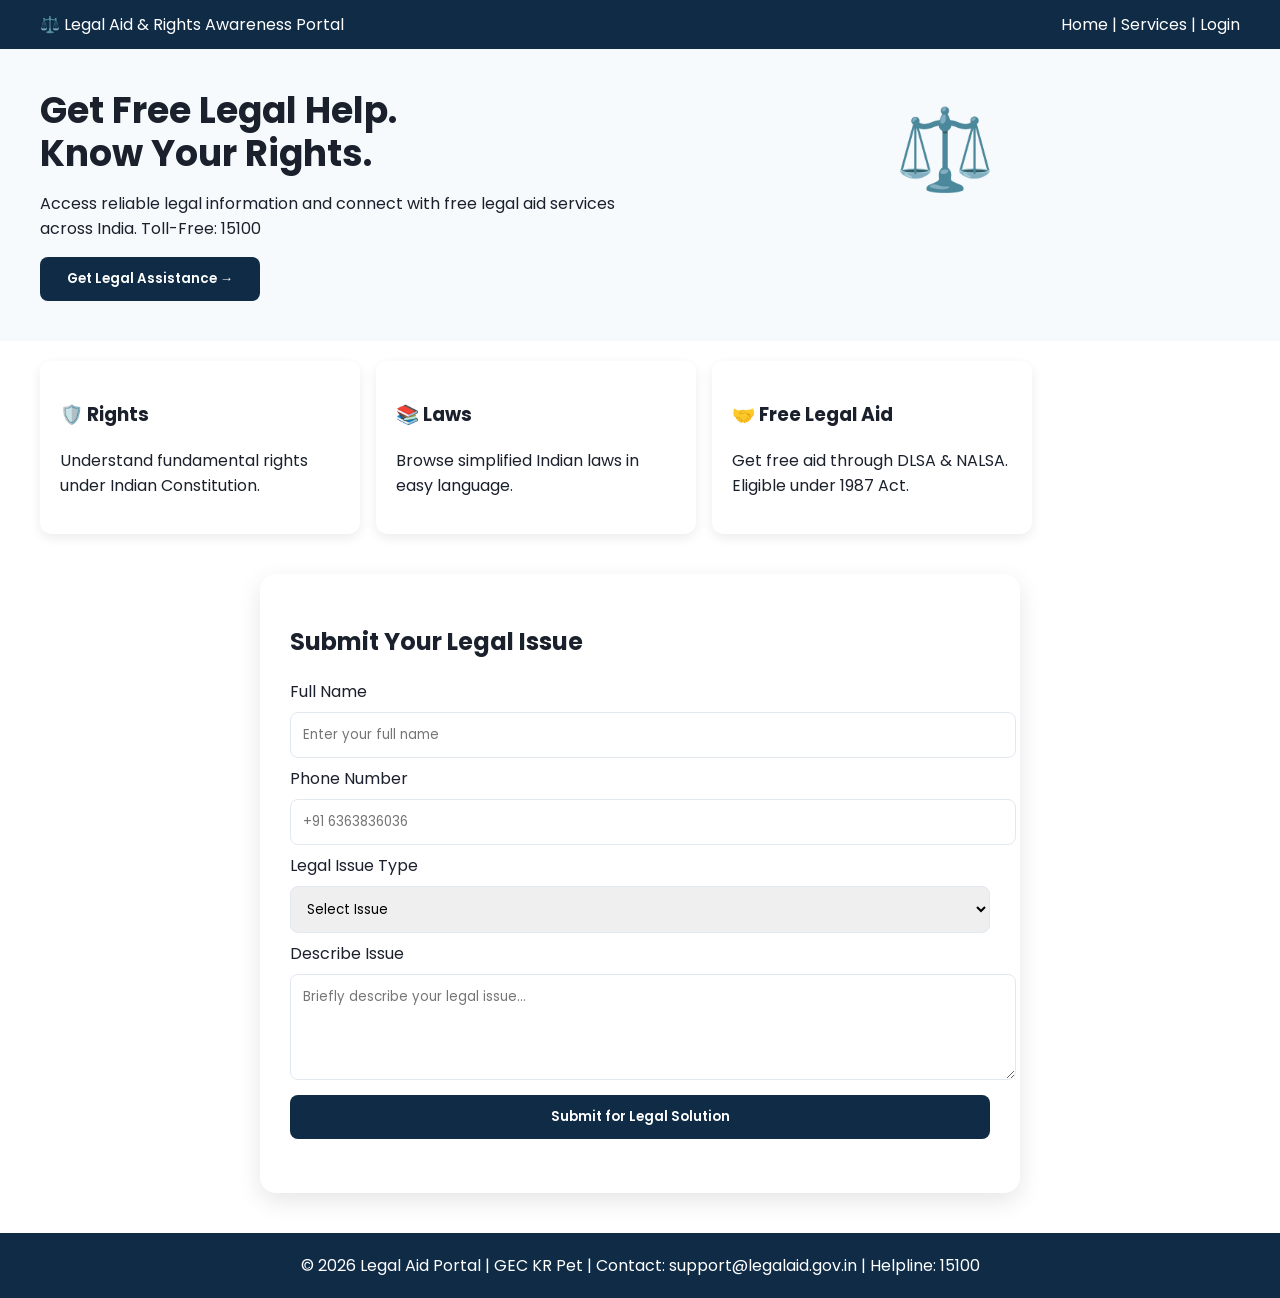
<file: templates/index.html>
<!DOCTYPE html>
<html>
<head>
<title>Legal Aid & Rights Awareness Portal</title>
<meta name="viewport" content="width=device-width, initial-scale=1">
<link href="https://fonts.googleapis.com/css2?family=Poppins:wght@400;600&display=swap" rel="stylesheet">
<style>
  *{font-family:'Poppins',sans-serif}
  body{margin:0;background:#ffffff;color:#1a202c}
  header{background:#0f2b46;color:white;padding:12px 40px;display:flex;justify-content:space-between;align-items:center}
  header.logo{font-weight:700;font-size:18px}
 .hero{padding:40px;background:#f7fafc;display:flex;gap:20px;flex-wrap:wrap}
 .hero h1{font-size:36px;line-height:1.2;margin:0}
 .card-row{display:flex;gap:16px;padding:20px 40px;flex-wrap:wrap}
 .card{background:white;border-radius:12px;box-shadow:0 4px 12px rgba(0,0,0,0.08);padding:20px;width:280px}
 .form-wrap{max-width:700px;margin:20px auto;background:white;padding:30px;border-radius:16px;box-shadow:0 8px 24px rgba(0,0,0,0.1)}
  input,select,textarea{width:100%;padding:12px;margin:8px 0;border:1.5px solid #e2e8f0;border-radius:8px}
  input:focus,select:focus{border-color:#2b6cb0;outline:none}
  button{background:#0f2b46;color:white;padding:12px 20px;border:none;border-radius:8px;width:100%;font-weight:600;cursor:pointer}
  button:hover{background:#1a4a7a}
  #solutionBox{margin-top:24px}
 .sol-box{background:#f0fff4;border:2px solid #38a169;border-radius:12px;padding:20px}
  footer{background:#0f2b46;color:white;padding:20px 40px;margin-top:40px;text-align:center}
</style>
</head>
<body>
<header>
  <div class="logo">⚖️ Legal Aid & Rights Awareness Portal</div>
  <div>Home | Services | Login</div>
</header>

<div class="hero">
  <div style="flex:1">
    <h1>Get Free Legal Help.<br>Know Your Rights.</h1>
    <p>Access reliable legal information and connect with free legal aid services across India. Toll-Free: 15100</p>
    <button style="width:220px">Get Legal Assistance →</button>
  </div>
  <div style="flex:1;text-align:center;font-size:80px">⚖️</div>
</div>

<div class="card-row">
  <div class="card"><h3>🛡️ Rights</h3><p>Understand fundamental rights under Indian Constitution.</p></div>
  <div class="card"><h3>📚 Laws</h3><p>Browse simplified Indian laws in easy language.</p></div>
  <div class="card"><h3>🤝 Free Legal Aid</h3><p>Get free aid through DLSA & NALSA. Eligible under 1987 Act.</p></div>
</div>

<div class="form-wrap">
  <h2>Submit Your Legal Issue</h2>
  <form onsubmit="handleSubmit(event)" id="legalForm">
    <label>Full Name</label>
    <input type="text" required placeholder="Enter your full name">
    <label>Phone Number</label>
    <input type="tel" required placeholder="+91 6363836036">
    <label>Legal Issue Type</label>
    <select id="legalIssue" required>
      <option value="">Select Issue</option>
      <option>Consumer Issue</option>
      <option>Cyber Crime</option>
      <option>Family Law / Domestic Violence</option>
      <option>Property Dispute</option>
      <option>Labour / Employment Issue</option>
      <option>Other</option>
    </select>
    <label>Describe Issue</label>
    <textarea rows="4" placeholder="Briefly describe your legal issue..."></textarea>
    <button type="submit">Submit for Legal Solution</button>
  </form>
  <div id="solutionBox"></div>
</div>

<footer>© 2026 Legal Aid Portal | GEC KR Pet | Contact: support@legalaid.gov.in | Helpline: 15100</footer>

<script>
const solutions = {
  "Consumer Issue": "Under Consumer Protection Act 2019, you can file complaint within 2 years. Call NCH 1915. File at consumerhelpline.gov.in. You are eligible for refund + compensation. Keep bill/invoice. DCDRC will resolve in 45 days. Contact KSLSA 080-22111718 for free lawyer if income <3L.",
  "Cyber Crime": "EMERGENCY: Call 1930 within 2 hours - money can be blocked. File at cybercrime.gov.in. Under IT Act 2000 Sec 43/66, bank must refund if reported quickly. Block SIM/cards. Keep screenshots. Visit nearest Cyber Police. NALSA Helpline 15100 gives free aid.",
  "Family Law / Domestic Violence": "Under DV Act 2005, you get Protection Order + Residence Right. Call Women Helpline 181. You are eligible for FREE lawyer from DLSA if income <3Lakhs (Sec 12, LSA Act). File at Mahila Court. For child, call 1098. DLSA Bangalore: 080-22211824.",
  "Property Dispute": "Check RTC, EC, Mutation at Kaveri Online. Send legal notice via DLSA lawyer free. Under CPC, file civil suit at District Court. You can get free legal advice under Legal Services Authority Act 1987. Keep 12 years possession proof. Contact KSLSA.",
  "Labour / Employment Issue": "Under Minimum Wages Act & Industrial Disputes Act, file at Labour Dept. Call Shram Suvidha 1800-425-2667. You can claim unpaid salary + PF. DLSA provides free labour lawyer. Keep appointment letter, salary slips.",
  "Other": "Your application registered under NALSA LSAMS. You are eligible for free legal aid under Section 12 of Legal Services Authorities Act 1987 if SC/ST/Women/income<3L. Our advocate will call in 24 hrs. Toll-Free 15100. Keep Aadhaar, Income Certificate."
};

function handleSubmit(e){
  e.preventDefault();
  let issue = document.getElementById('legalIssue').value;
  let solText = solutions[issue] || solutions['Other'];
  let refId = 'LA2026-' + Math.floor(100000 + Math.random()*900000);
  document.getElementById('solutionBox').innerHTML = `
    <div class="sol-box">
      <h3 style="color:#22543d;margin-top:0">✅ Legal Solution Provided — Eligible for Free Legal Aid</h3>
      <p><b>Your Issue:</b> ${issue}</p>
      <p><b>Reference ID:</b> ${refId} | <b>Date:</b> ${new Date().toLocaleString()}</p>
      <hr>
      <p><b>Applicable Law & Solution:</b><br>${solText}</p>
      <p><b>Next Steps:</b><br>1. Approach your District Legal Services Authority (DLSA) at District Court<br>2. Services include free legal advice, document drafting, court representation at NO COST<br>3. Contact NALSA Helpline 15100 or email support@legalaid.gov.in</p>
      <button onclick="location.reload()" style="background:#38a169;margin-top:10px">Submit Another Issue</button>
    </div>
  `;
  document.getElementById('solutionBox').scrollIntoView({behavior:'smooth'});
}
</script>
</body>
</html>
</file>
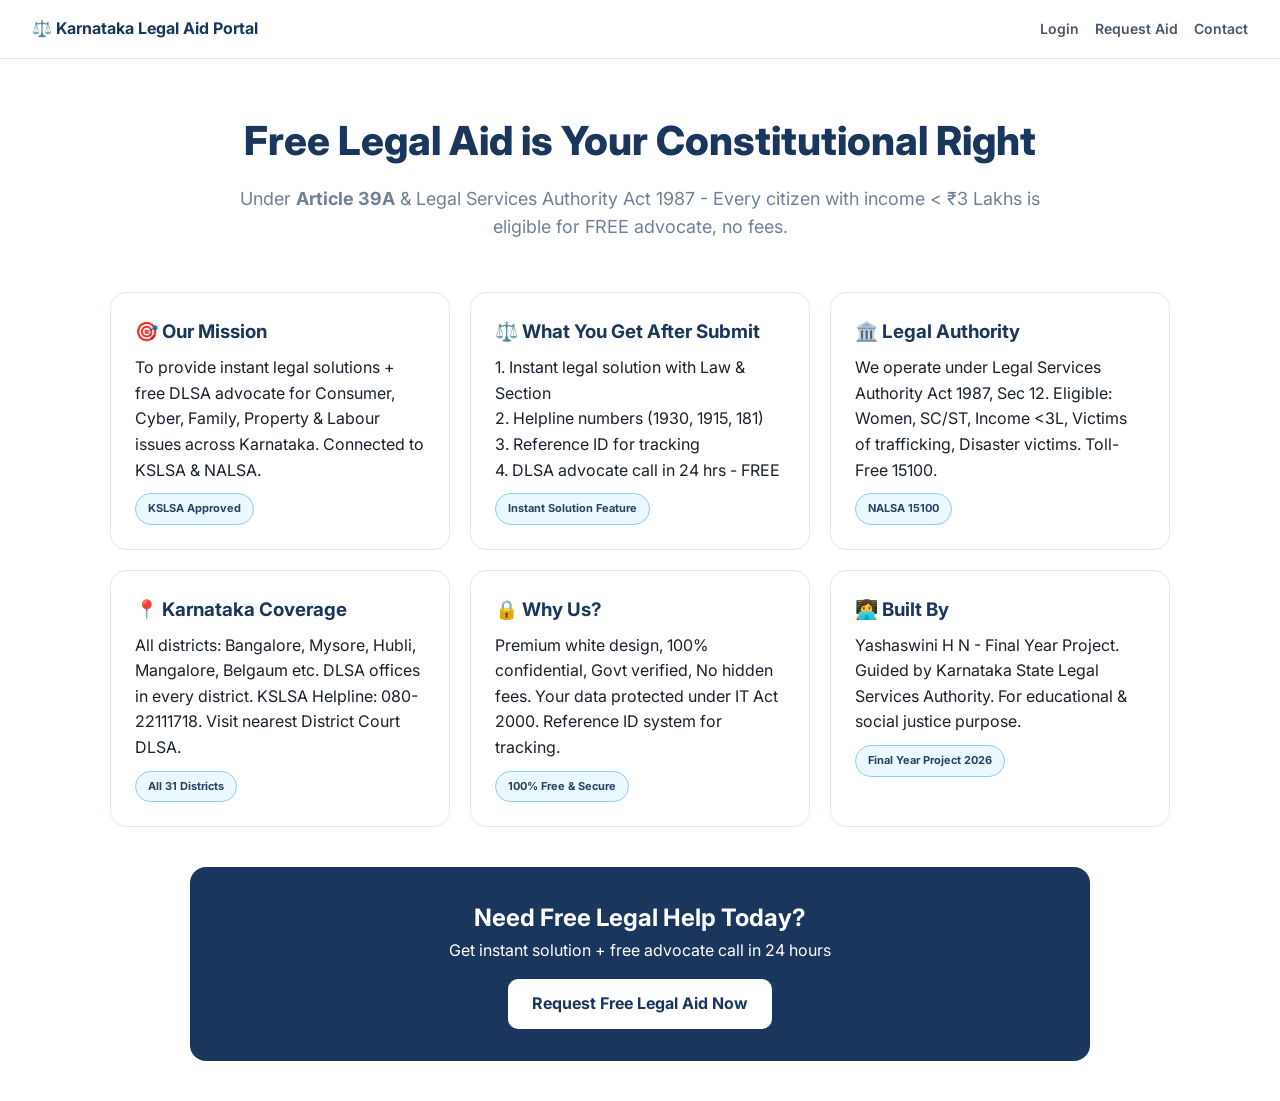
<file: templates/about.html>
<!DOCTYPE html>
<html>
<head>
<meta charset="UTF-8"><meta name="viewport" content="width=device-width, initial-scale=1.0">
<title>About - Karnataka Legal Aid Portal</title>
<link href="https://fonts.googleapis.com/css2?family=Inter:wght@400;600;700;800&display=swap" rel="stylesheet">
<style>
*{font-family:'Inter',sans-serif;box-sizing:border-box;margin:0;padding:0} body{background:#ffffff;color:#1a202c;line-height:1.6}
.nav{background:#fff;border-bottom:1px solid #e2e8f0;padding:16px 32px;display:flex;justify-content:space-between;align-items:center}
.nav b{color:#1a365d}.nav a{text-decoration:none;color:#4a5568;font-weight:600;margin-left:16px;font-size:14px}
.hero{max-width:900px;margin:50px auto;padding:0 20px;text-align:center}
.hero h1{font-size:40px;font-weight:800;color:#1a365d}
.hero p{color:#718096;font-size:18px;margin-top:12px}
.grid{max-width:1100px;margin:40px auto;padding:0 20px;display:grid;grid-template-columns:repeat(auto-fit,minmax(280px,1fr));gap:20px}
.card{background:#fff;border:1px solid #e2e8f0;border-radius:16px;padding:24px}
.card h3{color:#1a365d;margin-bottom:8px}
.badge{background:#ebf8ff;border:1px solid #90cdf4;color:#2a4365;padding:6px 12px;border-radius:20px;font-size:11px;font-weight:700;display:inline-block;margin-top:10px}
.cta{background:#1a365d;color:#fff;border-radius:16px;padding:32px;text-align:center;max-width:900px;margin:40px auto}
.cta a{background:#fff;color:#1a365d;padding:12px 24px;border-radius:10px;text-decoration:none;font-weight:700;display:inline-block;margin-top:16px}
</style>
</head>
<body>
<div class="nav"><b>⚖️ Karnataka Legal Aid Portal</b><div><a href="/login">Login</a><a href="/legal-aid">Request Aid</a><a href="/contact">Contact</a></div></div>

<div class="hero">
<h1>Free Legal Aid is Your Constitutional Right</h1>
<p>Under <b>Article 39A</b> & Legal Services Authority Act 1987 - Every citizen with income &lt; ₹3 Lakhs is eligible for FREE advocate, no fees.</p>
</div>

<div class="grid">
<div class="card"><h3>🎯 Our Mission</h3><p>To provide instant legal solutions + free DLSA advocate for Consumer, Cyber, Family, Property & Labour issues across Karnataka. Connected to KSLSA & NALSA.</p><span class="badge">KSLSA Approved</span></div>
<div class="card"><h3>⚖️ What You Get After Submit</h3><p>1. Instant legal solution with Law & Section<br>2. Helpline numbers (1930, 1915, 181)<br>3. Reference ID for tracking<br>4. DLSA advocate call in 24 hrs - FREE</p><span class="badge">Instant Solution Feature</span></div>
<div class="card"><h3>🏛️ Legal Authority</h3><p>We operate under Legal Services Authority Act 1987, Sec 12. Eligible: Women, SC/ST, Income &lt;3L, Victims of trafficking, Disaster victims. Toll-Free 15100.</p><span class="badge">NALSA 15100</span></div>
<div class="card"><h3>📍 Karnataka Coverage</h3><p>All districts: Bangalore, Mysore, Hubli, Mangalore, Belgaum etc. DLSA offices in every district. KSLSA Helpline: 080-22111718. Visit nearest District Court DLSA.</p><span class="badge">All 31 Districts</span></div>
<div class="card"><h3>🔒 Why Us?</h3><p>Premium white design, 100% confidential, Govt verified, No hidden fees. Your data protected under IT Act 2000. Reference ID system for tracking.</p><span class="badge">100% Free & Secure</span></div>
<div class="card"><h3>👩‍💻 Built By</h3><p>Yashaswini H N - Final Year Project. Guided by Karnataka State Legal Services Authority. For educational & social justice purpose.</p><span class="badge">Final Year Project 2026</span></div>
</div>

<div class="cta">
<h2>Need Free Legal Help Today?</h2>
<p>Get instant solution + free advocate call in 24 hours</p>
<a href="/legal-aid">Request Free Legal Aid Now</a>
</div>
</body>
</html>
</file>
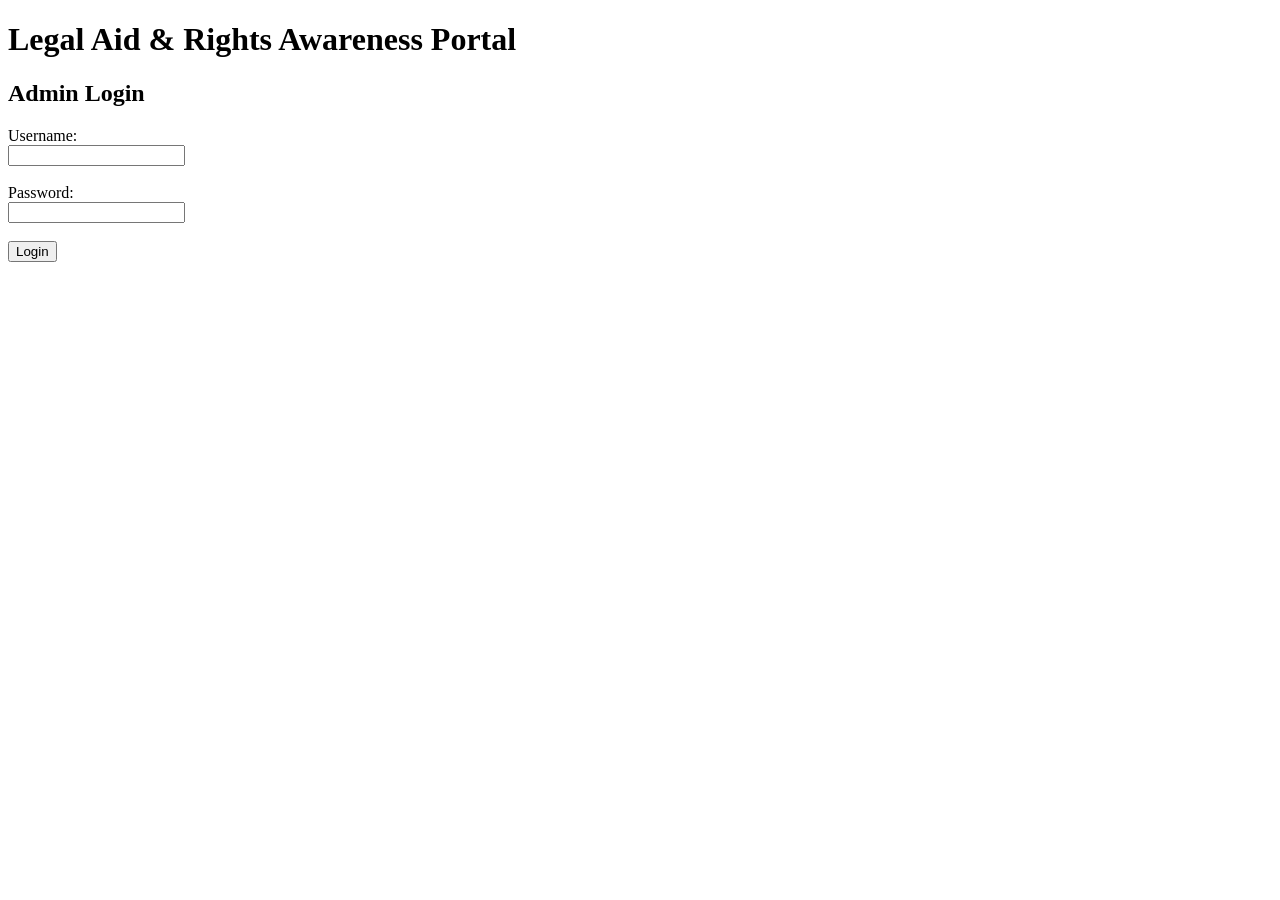
<file: templates/admin_login.html>
<!DOCTYPE html>
<html>
<head>
    <title>Admin Login</title>
</head>
<body>

    <h1>Legal Aid & Rights Awareness Portal</h1>
    <h2>Admin Login</h2>

    <form method="POST">

        <label>Username:</label><br>
        <input type="text" name="username" required><br><br>

        <label>Password:</label><br>
        <input type="password" name="password" required><br><br>

        <button type="submit">Login</button>

    </form>

</body>
</html>
</file>
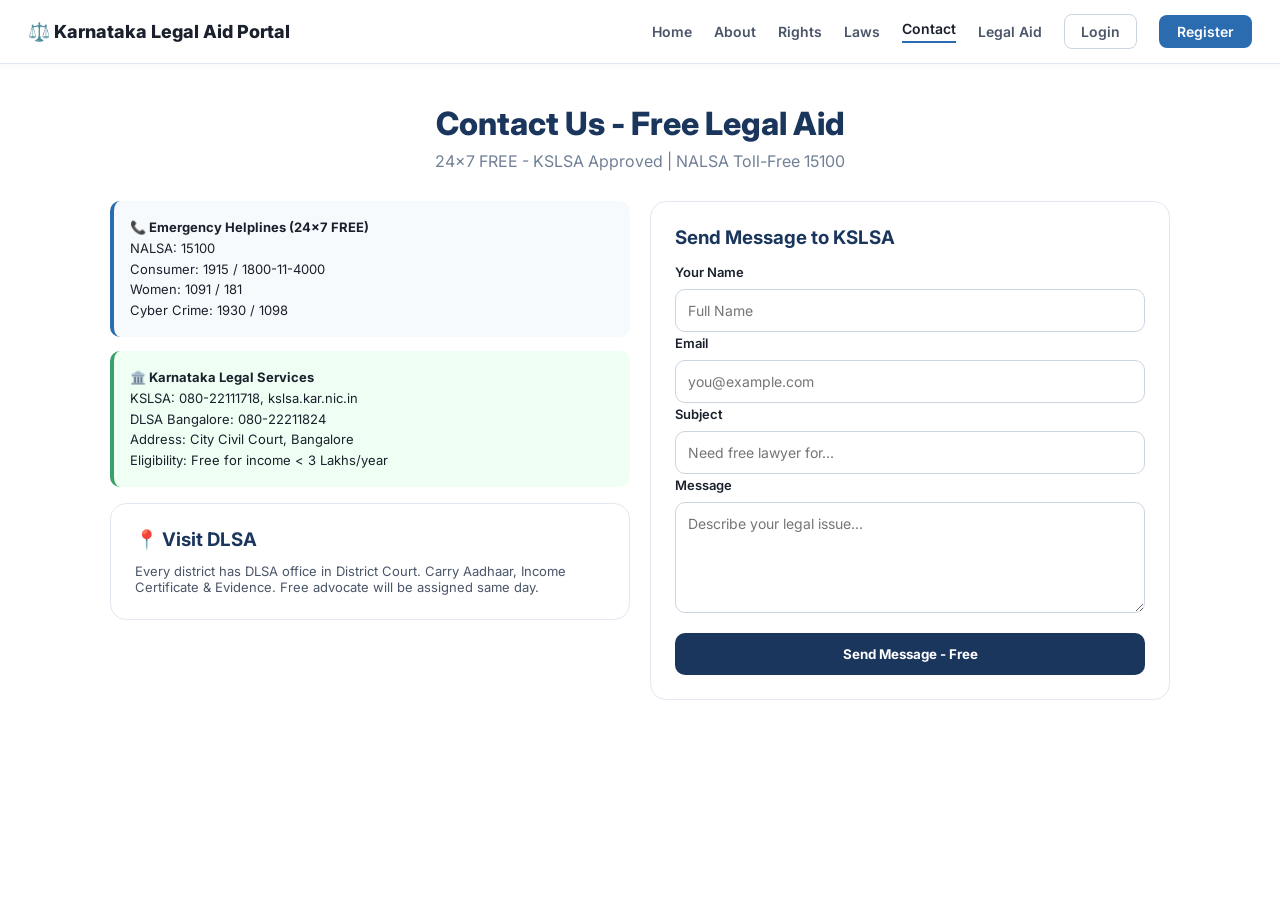
<file: templates/contact.html>
<!DOCTYPE html>
<html>
<head>
<meta charset="UTF-8"><meta name="viewport" content="width=device-width, initial-scale=1.0">
<title>Contact - Legal Aid Portal</title>
<link href="https://fonts.googleapis.com/css2?family=Inter:wght@400;600;700;800&display=swap" rel="stylesheet">
<style>
*{font-family:'Inter',sans-serif;box-sizing:border-box;margin:0;padding:0} body{background:#fff;color:#1a202c}
.navbar{background:#fff;border-bottom:1px solid #e2e8f0;padding:14px 28px;display:flex;justify-content:space-between;align-items:center;position:sticky;top:0;z-index:10;box-shadow:0 1px 8px rgba(0,0,0,0.04)}
.nav-logo{font-weight:800;color:#1a202c;font-size:18px;display:flex;align-items:center;gap:8px}
.nav-links{display:flex;gap:22px;align-items:center}
.nav-links a{text-decoration:none;color:#4a5568;font-weight:600;font-size:14px}
.nav-links a.active{color:#1a202c;border-bottom:2px solid #2b6cb0;padding-bottom:4px}
.btn-login{border:1px solid #cbd5e0;padding:8px 16px;border-radius:8px}
.btn-register{background:#2b6cb0;color:#fff!important;padding:8px 18px;border-radius:8px}
.wrap{max-width:1100px;margin:40px auto;padding:0 20px}
h1{font-size:32px;font-weight:800;color:#1a365d;text-align:center}
.sub{text-align:center;color:#718096;margin:8px 0 30px}
.grid{display:grid;grid-template-columns:1fr 1fr;gap:20px}
.card{background:#fff;border:1px solid #e2e8f0;border-radius:16px;padding:24px}
.card h3{color:#1a365d;margin-bottom:12px}
.info{background:#f7fafc;border-left:4px solid #2b6cb0;padding:16px;border-radius:10px;margin-bottom:14px;font-size:13px;line-height:1.6}
input,textarea{width:100%;padding:12px;border:1px solid #cbd5e0;border-radius:10px;margin-top:8px;font-size:14px}
.btn{width:100%;background:#1a365d;color:#fff;padding:13px;border:none;border-radius:10px;font-weight:700;margin-top:16px;cursor:pointer}
@media(max-width:800px){.grid{grid-template-columns:1fr}.nav-links{gap:10px;flex-wrap:wrap}}
</style>
</head>
<body>
<div class="navbar">
<div class="nav-logo">⚖️ Karnataka Legal Aid Portal</div>
<div class="nav-links">
<a href="/">Home</a><a href="/about">About</a><a href="/rights">Rights</a><a href="/laws">Laws</a><a href="/contact" class="active">Contact</a><a href="/legal-aid">Legal Aid</a>
<a href="/login" class="btn-login">Login</a><a href="/register" class="btn-register">Register</a>
</div>
</div>

<div class="wrap">
<h1>Contact Us - Free Legal Aid</h1>
<p class="sub">24x7 FREE - KSLSA Approved | NALSA Toll-Free 15100</p>

<div class="grid">
<div>
<div class="info"><b>📞 Emergency Helplines (24x7 FREE)</b><br>NALSA: 15100<br>Consumer: 1915 / 1800-11-4000<br>Women: 1091 / 181<br>Cyber Crime: 1930 / 1098</div>
<div class="info" style="border-left-color:#38a169;background:#f0fff4"><b>🏛️ Karnataka Legal Services</b><br>KSLSA: 080-22111718, kslsa.kar.nic.in<br>DLSA Bangalore: 080-22211824<br>Address: City Civil Court, Bangalore<br>Eligibility: Free for income < 3 Lakhs/year</div>
<div class="card" style="margin-top:16px"><h3>📍 Visit DLSA</h3><p style="font-size:13px;color:#4a5568">Every district has DLSA office in District Court. Carry Aadhaar, Income Certificate & Evidence. Free advocate will be assigned same day.</p></div>
</div>

<div class="card">
<h3>Send Message to KSLSA</h3>
<form method="POST" action="/contact">
<label style="font-weight:600;font-size:13px">Your Name</label>
<input type="text" name="name" required placeholder="Full Name">
<label style="font-weight:600;font-size:13px">Email</label>
<input type="email" name="email" required placeholder="you@example.com">
<label style="font-weight:600;font-size:13px">Subject</label>
<input type="text" name="subject" required placeholder="Need free lawyer for...">
<label style="font-weight:600;font-size:13px">Message</label>
<textarea name="message" required rows="5" placeholder="Describe your legal issue..."></textarea>
<button type="submit" class="btn">Send Message - Free</button>
</form>
</div>
</div>
</div>
</body>
</html>
</file>
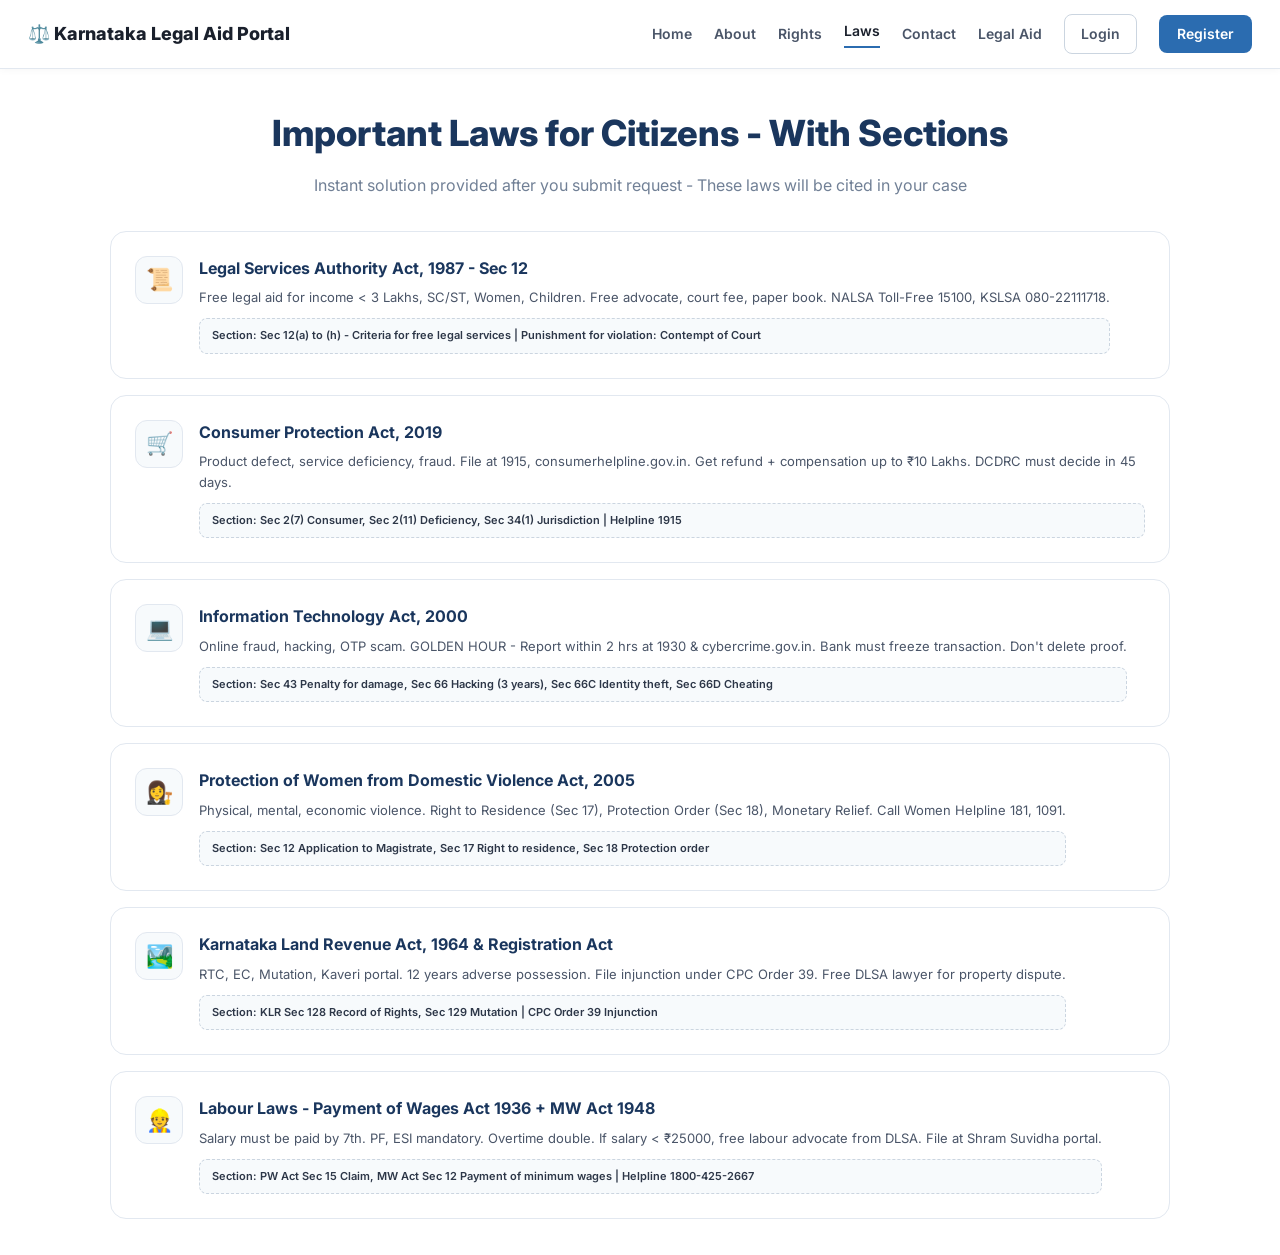
<file: templates/laws.html>
<!DOCTYPE html>
<html>
<head>
<meta charset="UTF-8"><meta name="viewport" content="width=device-width, initial-scale=1.0">
<title>Laws - Legal Aid Portal</title>
<link href="https://fonts.googleapis.com/css2?family=Inter:wght@400;600;700;800&display=swap" rel="stylesheet">
<style>
*{font-family:'Inter',sans-serif;box-sizing:border-box;margin:0;padding:0} body{background:#fff;color:#1a202c;line-height:1.6}
.navbar{background:#fff;border-bottom:1px solid #e2e8f0;padding:14px 28px;display:flex;justify-content:space-between;align-items:center;position:sticky;top:0;z-index:10;box-shadow:0 1px 8px rgba(0,0,0,0.04)}
.nav-logo{font-weight:800;color:#1a202c;font-size:18px}
.nav-links{display:flex;gap:22px;align-items:center}
.nav-links a{text-decoration:none;color:#4a5568;font-weight:600;font-size:14px}
.nav-links a.active{color:#1a202c;border-bottom:2px solid #2b6cb0;padding-bottom:4px}
.btn-login{border:1px solid #cbd5e0;padding:8px 16px;border-radius:8px}
.btn-register{background:#2b6cb0;color:#fff!important;padding:8px 18px;border-radius:8px}
.wrap{max-width:1100px;margin:36px auto;padding:0 20px}
h1{font-size:36px;font-weight:800;color:#1a365d;text-align:center}
.sub{text-align:center;color:#718096;margin:10px 0 32px}
.law-card{background:#fff;border:1px solid #e2e8f0;border-radius:16px;padding:24px;margin-bottom:16px;display:flex;gap:16px}
.law-icon{width:48px;height:48px;background:#f7fafc;border:1px solid #e2e8f0;border-radius:12px;display:flex;align-items:center;justify-content:center;font-size:22px;flex-shrink:0}
.law-card h3{color:#1a365d;font-size:16px;margin-bottom:6px}
.law-card p{font-size:13px;color:#4a5568}
.sec{background:#f7fafc;border:1px dashed #cbd5e0;border-radius:8px;padding:8px 12px;font-size:11px;margin-top:10px;color:#2d3748;font-weight:600}
</style>
</head>
<body>
<div class="navbar">
<div class="nav-logo">⚖️ Karnataka Legal Aid Portal</div>
<div class="nav-links">
<a href="/">Home</a><a href="/about">About</a><a href="/rights">Rights</a><a href="/laws" class="active">Laws</a><a href="/contact">Contact</a><a href="/legal-aid">Legal Aid</a>
<a href="/login" class="btn-login">Login</a><a href="/register" class="btn-register">Register</a>
</div>
</div>

<div class="wrap">
<h1>Important Laws for Citizens - With Sections</h1>
<p class="sub">Instant solution provided after you submit request - These laws will be cited in your case</p>

<div class="law-card"><div class="law-icon">📜</div><div><h3>Legal Services Authority Act, 1987 - Sec 12</h3><p>Free legal aid for income < 3 Lakhs, SC/ST, Women, Children. Free advocate, court fee, paper book. NALSA Toll-Free 15100, KSLSA 080-22111718.</p><div class="sec">Section: Sec 12(a) to (h) - Criteria for free legal services | Punishment for violation: Contempt of Court</div></div></div>

<div class="law-card"><div class="law-icon">🛒</div><div><h3>Consumer Protection Act, 2019</h3><p>Product defect, service deficiency, fraud. File at 1915, consumerhelpline.gov.in. Get refund + compensation up to ₹10 Lakhs. DCDRC must decide in 45 days.</p><div class="sec">Section: Sec 2(7) Consumer, Sec 2(11) Deficiency, Sec 34(1) Jurisdiction | Helpline 1915</div></div></div>

<div class="law-card"><div class="law-icon">💻</div><div><h3>Information Technology Act, 2000</h3><p>Online fraud, hacking, OTP scam. GOLDEN HOUR - Report within 2 hrs at 1930 & cybercrime.gov.in. Bank must freeze transaction. Don't delete proof.</p><div class="sec">Section: Sec 43 Penalty for damage, Sec 66 Hacking (3 years), Sec 66C Identity theft, Sec 66D Cheating</div></div></div>

<div class="law-card"><div class="law-icon">👩‍⚖️</div><div><h3>Protection of Women from Domestic Violence Act, 2005</h3><p>Physical, mental, economic violence. Right to Residence (Sec 17), Protection Order (Sec 18), Monetary Relief. Call Women Helpline 181, 1091.</p><div class="sec">Section: Sec 12 Application to Magistrate, Sec 17 Right to residence, Sec 18 Protection order</div></div></div>

<div class="law-card"><div class="law-icon">🏞️</div><div><h3>Karnataka Land Revenue Act, 1964 & Registration Act</h3><p>RTC, EC, Mutation, Kaveri portal. 12 years adverse possession. File injunction under CPC Order 39. Free DLSA lawyer for property dispute.</p><div class="sec">Section: KLR Sec 128 Record of Rights, Sec 129 Mutation | CPC Order 39 Injunction</div></div></div>

<div class="law-card"><div class="law-icon">👷</div><div><h3>Labour Laws - Payment of Wages Act 1936 + MW Act 1948</h3><p>Salary must be paid by 7th. PF, ESI mandatory. Overtime double. If salary < ₹25000, free labour advocate from DLSA. File at Shram Suvidha portal.</p><div class="sec">Section: PW Act Sec 15 Claim, MW Act Sec 12 Payment of minimum wages | Helpline 1800-425-2667</div></div></div>

</div>
</body>
</html>
</file>
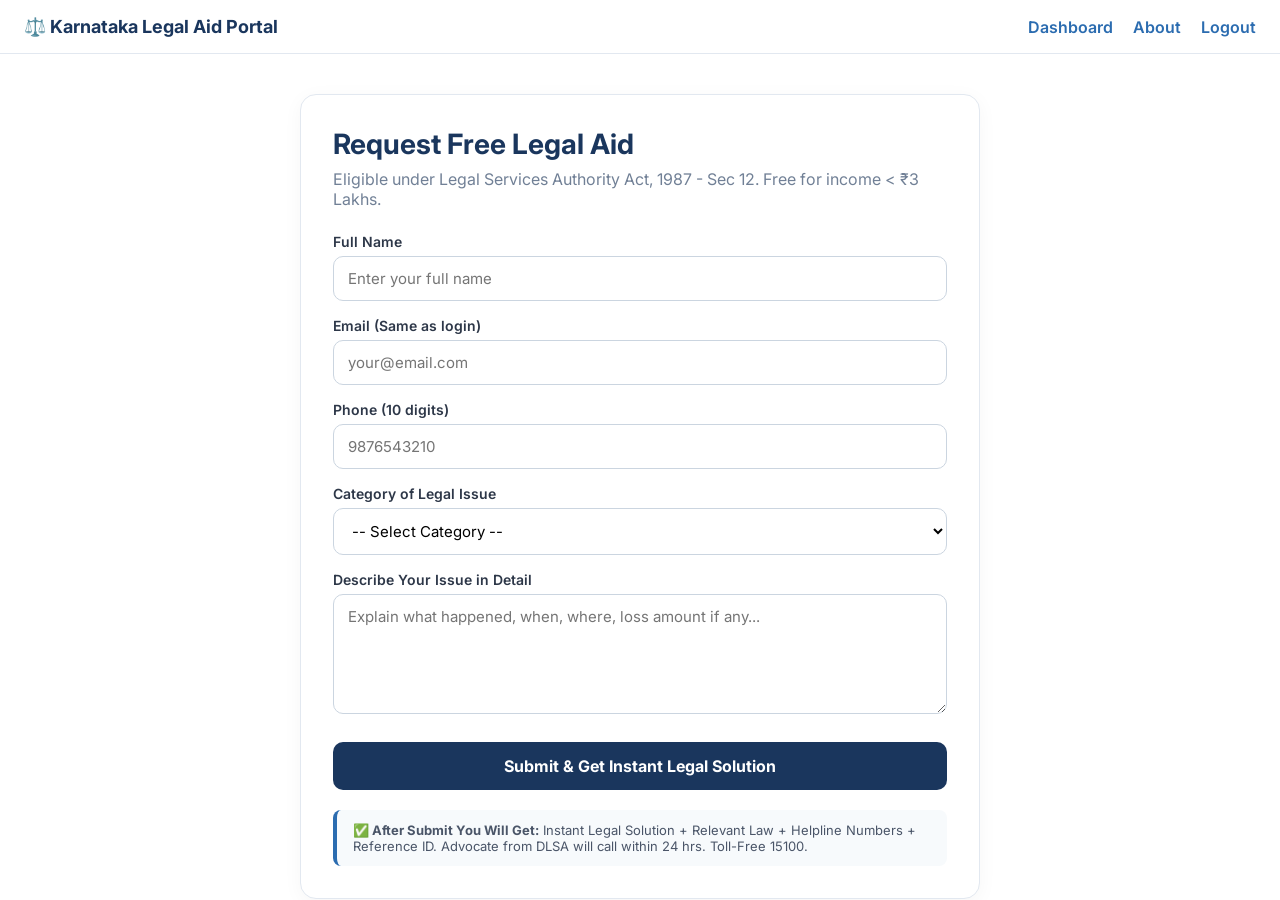
<file: templates/legal_aid.html>
<!DOCTYPE html>
<html lang="en">
<head>
<meta charset="UTF-8">
<meta name="viewport" content="width=device-width, initial-scale=1.0">
<title>Legal Aid Request - Karnataka Legal Aid Portal</title>
<link href="https://fonts.googleapis.com/css2?family=Inter:wght@400;600;700&display=swap" rel="stylesheet">
<style>
*{margin:0;padding:0;box-sizing:border-box;font-family:'Inter',sans-serif}
body{background:#ffffff;color:#1a202c;min-height:100vh}
.navbar{background:#fff;border-bottom:1px solid #e2e8f0;padding:16px 24px;display:flex;justify-content:space-between;align-items:center;position:sticky;top:0;z-index:10}
.navbar h1{font-size:18px;font-weight:700;color:#1a365d}
.navbar a{color:#2b6cb0;text-decoration:none;font-weight:600;margin-left:16px}
.container{max-width:720px;margin:40px auto;padding:0 20px}
.card{background:#fff;border:1px solid #e2e8f0;border-radius:16px;padding:32px;box-shadow:0 4px 20px rgba(0,0,0,0.04)}
.card h2{font-size:28px;font-weight:700;color:#1a365d;margin-bottom:8px}
.card p.sub{color:#718096;margin-bottom:24px}
label{font-weight:600;font-size:14px;display:block;margin:16px 0 6px;color:#2d3748}
input,select,textarea{width:100%;padding:12px 14px;border:1px solid #cbd5e0;border-radius:10px;font-size:15px;background:#fff;outline:none}
input:focus,select:focus,textarea:focus{border-color:#2b6cb0;box-shadow:0 0 0 3px rgba(43,108,176,0.1)}
textarea{resize:vertical;min-height:120px}
.btn{width:100%;margin-top:24px;background:#1a365d;color:#fff;padding:14px;border:none;border-radius:10px;font-size:16px;font-weight:700;cursor:pointer}
.btn:hover{background:#2a4a7f}
.note{background:#f7fafc;border-left:4px solid #2b6cb0;padding:12px 16px;border-radius:8px;margin-top:20px;font-size:13px;color:#4a5568}
</style>
</head>
<body>
<div class="navbar">
<h1>⚖️ Karnataka Legal Aid Portal</h1>
<div>
<a href="/user-dashboard">Dashboard</a>
<a href="/about">About</a>
<a href="/user-logout">Logout</a>
</div>
</div>

<div class="container">
<div class="card">
<h2>Request Free Legal Aid</h2>
<p class="sub">Eligible under Legal Services Authority Act, 1987 - Sec 12. Free for income &lt; ₹3 Lakhs.</p>

<form method="POST" action="/legal-aid">
<label>Full Name</label>
<input type="text" name="name" required placeholder="Enter your full name">

<label>Email (Same as login)</label>
<input type="email" name="email" required placeholder="your@email.com">

<label>Phone (10 digits)</label>
<input type="tel" name="phone" required pattern="[0-9]{10}" placeholder="9876543210">

<label>Category of Legal Issue</label>
<select name="category" required>
<option value="">-- Select Category --</option>
<option value="Consumer Issue">Consumer Issue - Product / Service Fraud</option>
<option value="Cyber Crime">Cyber Crime - Online Fraud / Hacking</option>
<option value="Family Dispute">Family Dispute - Domestic Violence / Divorce</option>
<option value="Property Dispute">Property Dispute - Land / House / RTC</option>
<option value="Labour Issue">Labour Issue - Salary / PF / Work Harassment</option>
<option value="Other">Other Legal Issue</option>
</select>

<label>Describe Your Issue in Detail</label>
<textarea name="description" required placeholder="Explain what happened, when, where, loss amount if any..."></textarea>

<button type="submit" class="btn">Submit & Get Instant Legal Solution</button>
</form>

<div class="note">
<b>✅ After Submit You Will Get:</b> Instant Legal Solution + Relevant Law + Helpline Numbers + Reference ID. Advocate from DLSA will call within 24 hrs. Toll-Free 15100.
</div>
</div>
</div>
</body>
</html>
</file>
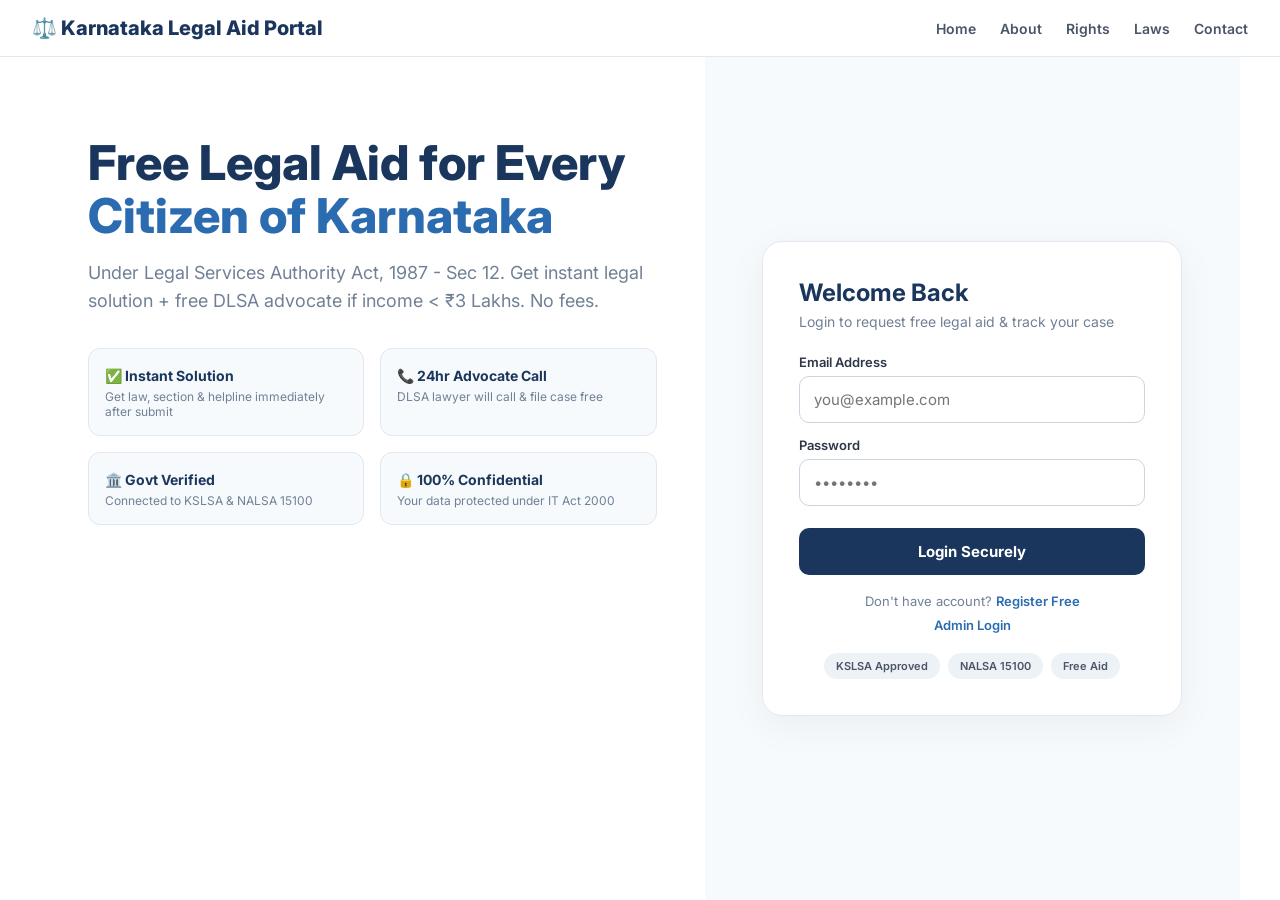
<file: templates/login.html>
<!DOCTYPE html>
<html lang="en">
<head>
<meta charset="UTF-8">
<meta name="viewport" content="width=device-width, initial-scale=1.0">
<title>Login - Karnataka Legal Aid Portal</title>
<link href="https://fonts.googleapis.com/css2?family=Inter:wght@400;600;700;800&display=swap" rel="stylesheet">
<style>
*{margin:0;padding:0;box-sizing:border-box;font-family:'Inter',sans-serif}
body{background:#ffffff;min-height:100vh;display:flex;flex-direction:column}
.navbar{background:#fff;border-bottom:1px solid #e2e8f0;padding:16px 32px;display:flex;justify-content:space-between;align-items:center}
.navbar .logo{font-weight:800;font-size:20px;color:#1a365d}
.navbar .links a{margin-left:20px;text-decoration:none;color:#4a5568;font-weight:600;font-size:14px}
.navbar .links a:hover{color:#1a365d}
.hero{display:flex;flex:1;max-width:1200px;margin:0 auto;width:100%}
.left{flex:1;padding:80px 48px;background:#ffffff}
.left h1{font-size:48px;font-weight:800;color:#1a365d;line-height:1.1;margin-bottom:16px}
.left h1 span{color:#2b6cb0}
.left p.desc{color:#718096;font-size:18px;line-height:1.6;margin-bottom:32px}
.features{display:grid;grid-template-columns:1fr 1fr;gap:16px;margin-top:32px}
.feat{background:#f7fafc;border:1px solid #e2e8f0;border-radius:12px;padding:16px}
.feat b{color:#1a365d;font-size:14px}
.feat p{font-size:12px;color:#718096;margin-top:4px}
.right{flex:0.8;display:flex;align-items:center;justify-content:center;padding:40px;background:#f7fafc}
.card{background:#fff;border:1px solid #e2e8f0;border-radius:20px;padding:36px;width:100%;max-width:420px;box-shadow:0 10px 40px rgba(0,0,0,0.05)}
.card h2{font-size:24px;font-weight:700;color:#1a365d;margin-bottom:6px}
.card p.sub{color:#718096;font-size:14px;margin-bottom:24px}
label{font-weight:600;font-size:13px;color:#2d3748;margin:14px 0 6px;display:block}
input{width:100%;padding:13px 14px;border:1px solid #cbd5e0;border-radius:10px;font-size:15px;outline:none}
input:focus{border-color:#2b6cb0;box-shadow:0 0 0 3px rgba(43,108,176,0.1)}
.btn{width:100%;margin-top:22px;background:#1a365d;color:#fff;border:none;padding:14px;border-radius:10px;font-weight:700;font-size:15px;cursor:pointer}
.btn:hover{background:#2a4a7f}
.bottom-text{text-align:center;margin-top:18px;font-size:13px;color:#718096}
.bottom-text a{color:#2b6cb0;font-weight:600;text-decoration:none}
.trust{display:flex;gap:8px;justify-content:center;margin-top:20px}
.trust span{background:#edf2f7;border-radius:20px;padding:6px 12px;font-size:11px;color:#4a5568;font-weight:600}
@media(max-width:900px){.hero{flex-direction:column}.left{padding:32px 20px}.left h1{font-size:32px}.right{background:#fff;padding:20px}}
</style>
</head>
<body>
<div class="navbar">
<div class="logo">⚖️ Karnataka Legal Aid Portal</div>
<div class="links">
<a href="/">Home</a>
<a href="/about">About</a>
<a href="/rights">Rights</a>
<a href="/laws">Laws</a>
<a href="/contact">Contact</a>
</div>
</div>

<div class="hero">
<div class="left">
<h1>Free Legal Aid for Every <span>Citizen of Karnataka</span></h1>
<p class="desc">Under Legal Services Authority Act, 1987 - Sec 12. Get instant legal solution + free DLSA advocate if income &lt; ₹3 Lakhs. No fees.</p>

<div class="features">
<div class="feat"><b>✅ Instant Solution</b><p>Get law, section & helpline immediately after submit</p></div>
<div class="feat"><b>📞 24hr Advocate Call</b><p>DLSA lawyer will call & file case free</p></div>
<div class="feat"><b>🏛️ Govt Verified</b><p>Connected to KSLSA & NALSA 15100</p></div>
<div class="feat"><b>🔒 100% Confidential</b><p>Your data protected under IT Act 2000</p></div>
</div>
</div>

<div class="right">
<div class="card">
<h2>Welcome Back</h2>
<p class="sub">Login to request free legal aid & track your case</p>

<form method="POST" action="/login">
<label>Email Address</label>
<input type="email" name="email" required placeholder="you@example.com">

<label>Password</label>
<input type="password" name="password" required placeholder="••••••••">

<button type="submit" class="btn">Login Securely</button>
</form>

<p class="bottom-text">Don't have account? <a href="/register">Register Free</a></p>
<p class="bottom-text" style="margin-top:8px"><a href="/admin-login">Admin Login</a></p>

<div class="trust">
<span>KSLSA Approved</span><span>NALSA 15100</span><span>Free Aid</span>
</div>
</div>
</div>
</div>
</body>
</html>
</file>
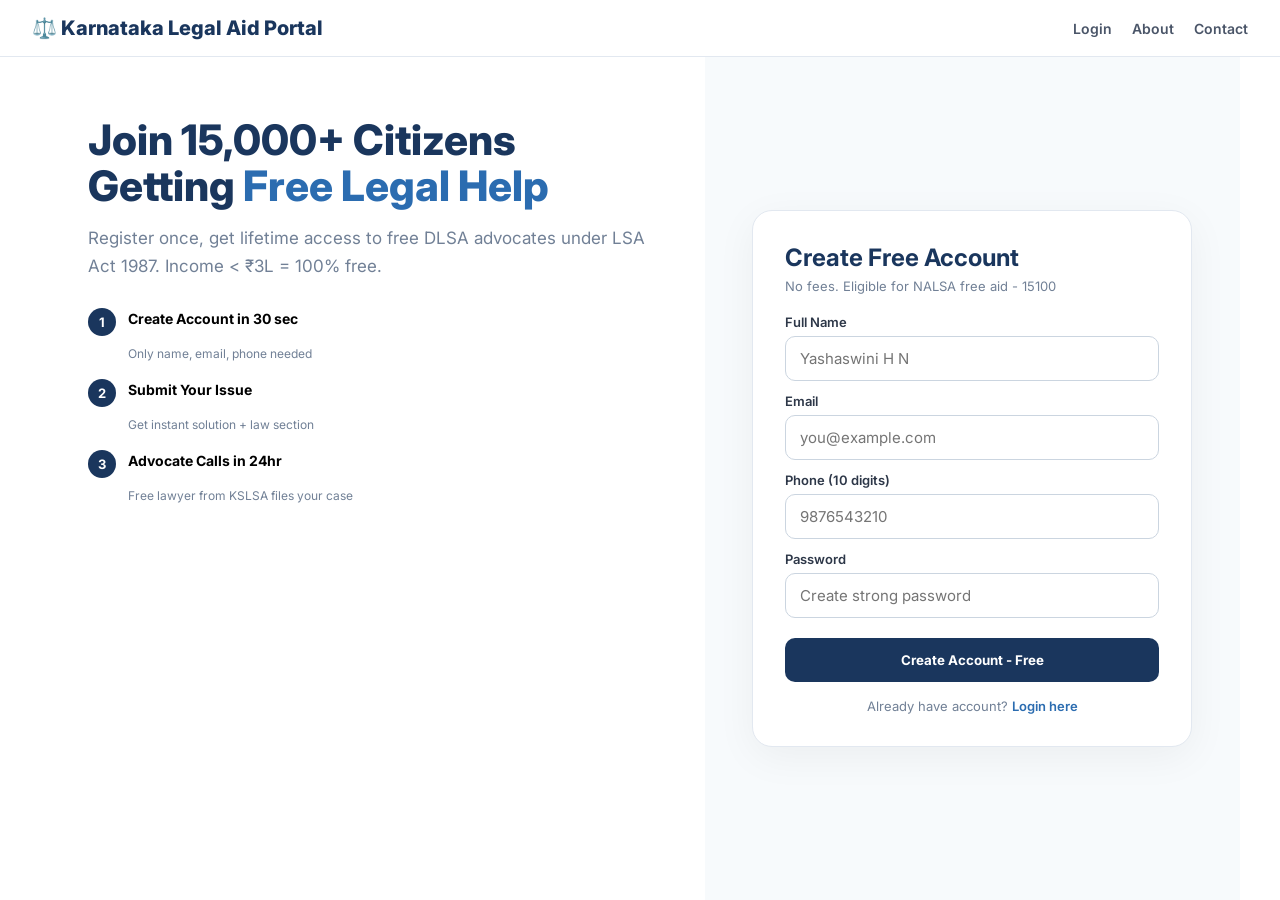
<file: templates/register.html>
<!DOCTYPE html>
<html lang="en">
<head>
<meta charset="UTF-8">
<meta name="viewport" content="width=device-width, initial-scale=1.0">
<title>Register - Karnataka Legal Aid Portal</title>
<link href="https://fonts.googleapis.com/css2?family=Inter:wght@400;600;700;800&display=swap" rel="stylesheet">
<style>
*{margin:0;padding:0;box-sizing:border-box;font-family:'Inter',sans-serif}
body{background:#ffffff;min-height:100vh;display:flex;flex-direction:column}
.navbar{background:#fff;border-bottom:1px solid #e2e8f0;padding:16px 32px;display:flex;justify-content:space-between;align-items:center}
.logo{font-weight:800;font-size:20px;color:#1a365d}
.links a{margin-left:20px;text-decoration:none;color:#4a5568;font-weight:600;font-size:14px}
.hero{display:flex;flex:1;max-width:1200px;margin:0 auto;width:100%}
.left{flex:1;padding:60px 48px}
.left h1{font-size:42px;font-weight:800;color:#1a365d;line-height:1.1}
.left h1 span{color:#2b6cb0}
.left p{color:#718096;font-size:17px;margin-top:16px;line-height:1.6}
.steps{margin-top:28px}
.step{display:flex;gap:12px;margin-bottom:16px}
.num{background:#1a365d;color:#fff;width:28px;height:28px;border-radius:50%;display:flex;align-items:center;justify-content:center;font-weight:700;font-size:13px;flex-shrink:0}
.right{flex:0.8;display:flex;align-items:center;justify-content:center;padding:40px;background:#f7fafc}
.card{background:#fff;border:1px solid #e2e8f0;border-radius:20px;padding:32px;width:100%;max-width:440px;box-shadow:0 10px 40px rgba(0,0,0,0.05)}
.card h2{font-size:24px;font-weight:700;color:#1a365d}
.card p.sub{color:#718096;font-size:13px;margin:6px 0 20px}
label{font-weight:600;font-size:13px;color:#2d3748;margin:12px 0 6px;display:block}
input{width:100%;padding:12px 14px;border:1px solid #cbd5e0;border-radius:10px;font-size:15px;outline:none}
input:focus{border-color:#2b6cb0;box-shadow:0 0 0 3px rgba(43,108,176,0.1)}
.btn{width:100%;margin-top:20px;background:#1a365d;color:#fff;border:none;padding:14px;border-radius:10px;font-weight:700;cursor:pointer}
.btn:hover{background:#2a4a7f}
.bottom{text-align:center;margin-top:16px;font-size:13px;color:#718096}
.bottom a{color:#2b6cb0;font-weight:600;text-decoration:none}
@media(max-width:900px){.hero{flex-direction:column}.left{padding:28px 20px}.left h1{font-size:30px}}
</style>
</head>
<body>
<div class="navbar">
<div class="logo">⚖️ Karnataka Legal Aid Portal</div>
<div class="links"><a href="/login">Login</a><a href="/about">About</a><a href="/contact">Contact</a></div>
</div>
<div class="hero">
<div class="left">
<h1>Join 15,000+ Citizens Getting <span>Free Legal Help</span></h1>
<p>Register once, get lifetime access to free DLSA advocates under LSA Act 1987. Income &lt; ₹3L = 100% free.</p>
<div class="steps">
<div class="step"><div class="num">1</div><div><b style="font-size:14px">Create Account in 30 sec</b><p style="font-size:12px;color:#718096">Only name, email, phone needed</p></div></div>
<div class="step"><div class="num">2</div><div><b style="font-size:14px">Submit Your Issue</b><p style="font-size:12px;color:#718096">Get instant solution + law section</p></div></div>
<div class="step"><div class="num">3</div><div><b style="font-size:14px">Advocate Calls in 24hr</b><p style="font-size:12px;color:#718096">Free lawyer from KSLSA files your case</p></div></div>
</div>
</div>
<div class="right">
<div class="card">
<h2>Create Free Account</h2>
<p class="sub">No fees. Eligible for NALSA free aid - 15100</p>
<form method="POST" action="/register">
<label>Full Name</label>
<input type="text" name="name" required placeholder="Yashaswini H N">
<label>Email</label>
<input type="email" name="email" required placeholder="you@example.com">
<label>Phone (10 digits)</label>
<input type="tel" name="phone" required pattern="[0-9]{10}" placeholder="9876543210">
<label>Password</label>
<input type="password" name="password" required placeholder="Create strong password">
<button type="submit" class="btn">Create Account - Free</button>
</form>
<p class="bottom">Already have account? <a href="/login">Login here</a></p>
</div>
</div>
</div>
</body>
</html>
</file>
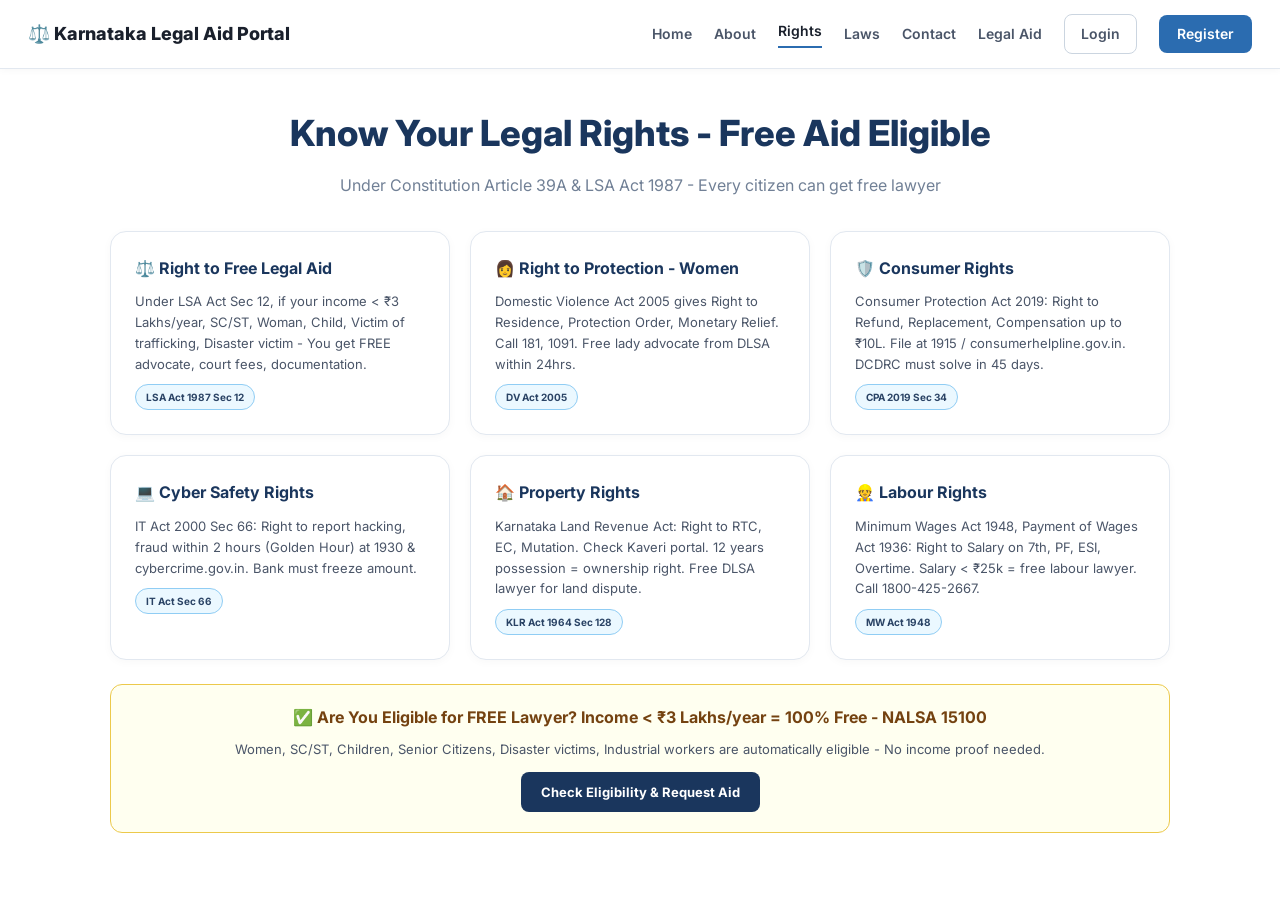
<file: templates/rights.html>
<!DOCTYPE html>
<html>
<head>
<meta charset="UTF-8"><meta name="viewport" content="width=device-width, initial-scale=1.0">
<title>Your Rights - Legal Aid Portal</title>
<link href="https://fonts.googleapis.com/css2?family=Inter:wght@400;600;700;800&display=swap" rel="stylesheet">
<style>
*{font-family:'Inter',sans-serif;box-sizing:border-box;margin:0;padding:0} body{background:#fff;color:#1a202c;line-height:1.6}
.navbar{background:#fff;border-bottom:1px solid #e2e8f0;padding:14px 28px;display:flex;justify-content:space-between;align-items:center;position:sticky;top:0;z-index:10;box-shadow:0 1px 8px rgba(0,0,0,0.04)}
.nav-logo{font-weight:800;color:#1a202c;font-size:18px}
.nav-links{display:flex;gap:22px;align-items:center}
.nav-links a{text-decoration:none;color:#4a5568;font-weight:600;font-size:14px}
.nav-links a.active{color:#1a202c;border-bottom:2px solid #2b6cb0;padding-bottom:4px}
.btn-login{border:1px solid #cbd5e0;padding:8px 16px;border-radius:8px}
.btn-register{background:#2b6cb0;color:#fff!important;padding:8px 18px;border-radius:8px}
.wrap{max-width:1100px;margin:36px auto;padding:0 20px}
h1{font-size:36px;font-weight:800;color:#1a365d;text-align:center}
.sub{text-align:center;color:#718096;margin:10px 0 32px;font-size:16px}
.grid{display:grid;grid-template-columns:repeat(auto-fit,minmax(300px,1fr));gap:20px}
.card{background:#fff;border:1px solid #e2e8f0;border-radius:16px;padding:24px;box-shadow:0 2px 10px rgba(0,0,0,0.03)}
.card h3{color:#1a365d;margin-bottom:10px;font-size:16px}
.card p{font-size:13px;color:#4a5568}
.tag{display:inline-block;background:#ebf8ff;border:1px solid #90cdf4;color:#2a4365;padding:4px 10px;border-radius:20px;font-size:10px;font-weight:700;margin-top:10px}
.highlight{background:#fffff0;border:1px solid #ecc94b;border-radius:12px;padding:20px;text-align:center;margin-top:24px}
</style>
</head>
<body>
<div class="navbar">
<div class="nav-logo">⚖️ Karnataka Legal Aid Portal</div>
<div class="nav-links">
<a href="/">Home</a><a href="/about">About</a><a href="/rights" class="active">Rights</a><a href="/laws">Laws</a><a href="/contact">Contact</a><a href="/legal-aid">Legal Aid</a>
<a href="/login" class="btn-login">Login</a><a href="/register" class="btn-register">Register</a>
</div>
</div>

<div class="wrap">
<h1>Know Your Legal Rights - Free Aid Eligible</h1>
<p class="sub">Under Constitution Article 39A & LSA Act 1987 - Every citizen can get free lawyer</p>

<div class="grid">
<div class="card"><h3>⚖️ Right to Free Legal Aid</h3><p>Under LSA Act Sec 12, if your income < ₹3 Lakhs/year, SC/ST, Woman, Child, Victim of trafficking, Disaster victim - You get FREE advocate, court fees, documentation.</p><span class="tag">LSA Act 1987 Sec 12</span></div>
<div class="card"><h3>👩 Right to Protection - Women</h3><p>Domestic Violence Act 2005 gives Right to Residence, Protection Order, Monetary Relief. Call 181, 1091. Free lady advocate from DLSA within 24hrs.</p><span class="tag">DV Act 2005</span></div>
<div class="card"><h3>🛡️ Consumer Rights</h3><p>Consumer Protection Act 2019: Right to Refund, Replacement, Compensation up to ₹10L. File at 1915 / consumerhelpline.gov.in. DCDRC must solve in 45 days.</p><span class="tag">CPA 2019 Sec 34</span></div>
<div class="card"><h3>💻 Cyber Safety Rights</h3><p>IT Act 2000 Sec 66: Right to report hacking, fraud within 2 hours (Golden Hour) at 1930 & cybercrime.gov.in. Bank must freeze amount.</p><span class="tag">IT Act Sec 66</span></div>
<div class="card"><h3>🏠 Property Rights</h3><p>Karnataka Land Revenue Act: Right to RTC, EC, Mutation. Check Kaveri portal. 12 years possession = ownership right. Free DLSA lawyer for land dispute.</p><span class="tag">KLR Act 1964 Sec 128</span></div>
<div class="card"><h3>👷 Labour Rights</h3><p>Minimum Wages Act 1948, Payment of Wages Act 1936: Right to Salary on 7th, PF, ESI, Overtime. Salary < ₹25k = free labour lawyer. Call 1800-425-2667.</p><span class="tag">MW Act 1948</span></div>
</div>

<div class="highlight">
<b style="color:#744210">✅ Are You Eligible for FREE Lawyer? Income < ₹3 Lakhs/year = 100% Free - NALSA 15100</b><br>
<p style="font-size:13px;color:#4a5568;margin-top:8px">Women, SC/ST, Children, Senior Citizens, Disaster victims, Industrial workers are automatically eligible - No income proof needed.</p>
<a href="/legal-aid" style="display:inline-block;margin-top:12px;background:#1a365d;color:#fff;padding:10px 20px;border-radius:8px;text-decoration:none;font-weight:700;font-size:13px">Check Eligibility & Request Aid</a>
</div>
</div>
</body>
</html>
</file>
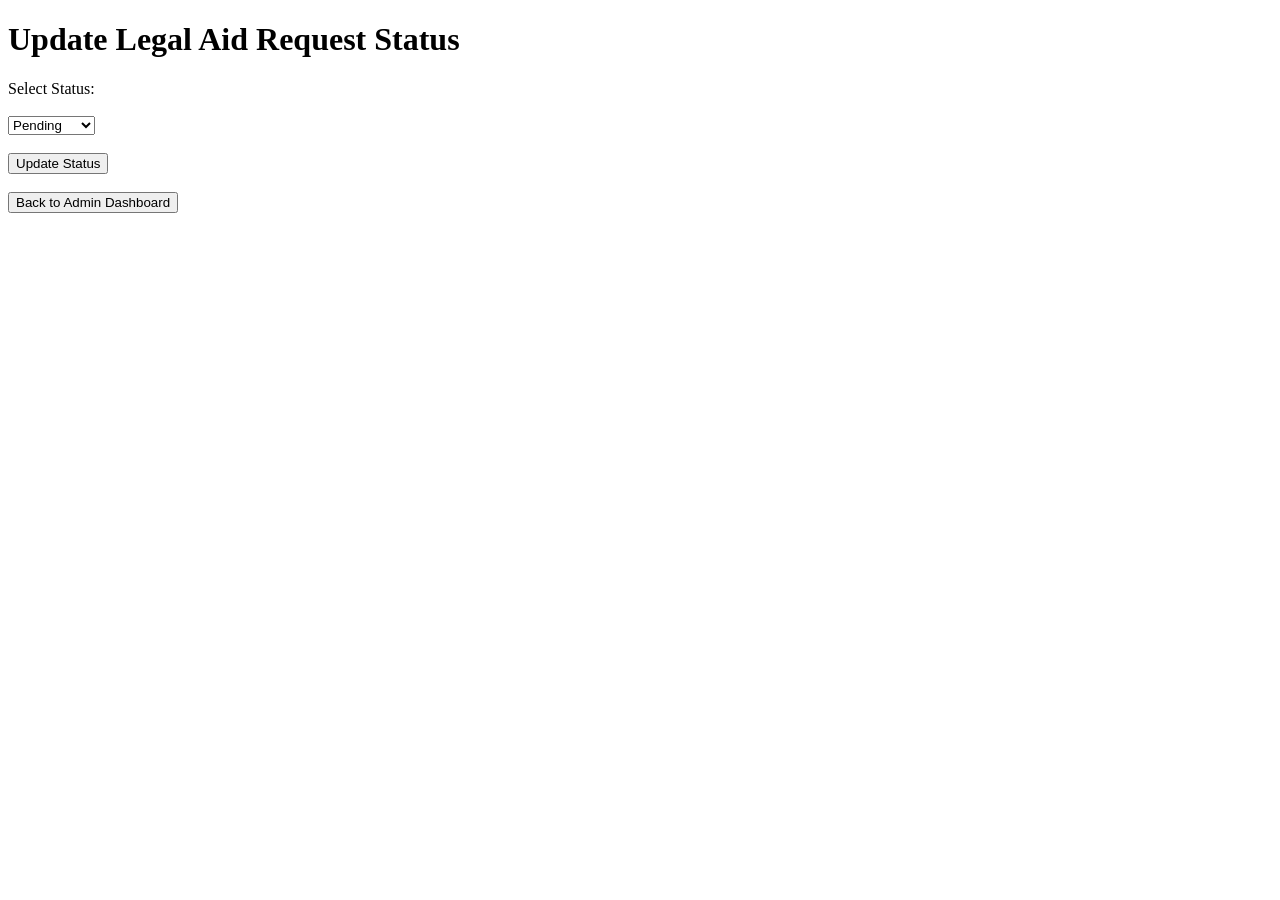
<file: templates/update_status.html>
<!DOCTYPE html>
<html>
<head>
    <title>Update Status</title>
</head>
<body>

    <h1>Update Legal Aid Request Status</h1>

    <form method="POST">

        <label>Select Status:</label><br><br>

        <select name="status">
            <option value="Pending">Pending</option>
            <option value="Approved">Approved</option>
            <option value="Completed">Completed</option>
        </select>

        <br><br>

        <button type="submit">Update Status</button>

    </form>

    <br>

    <a href="/admin">
        <button>Back to Admin Dashboard</button>
    </a>

</body>
</html>
</file>
